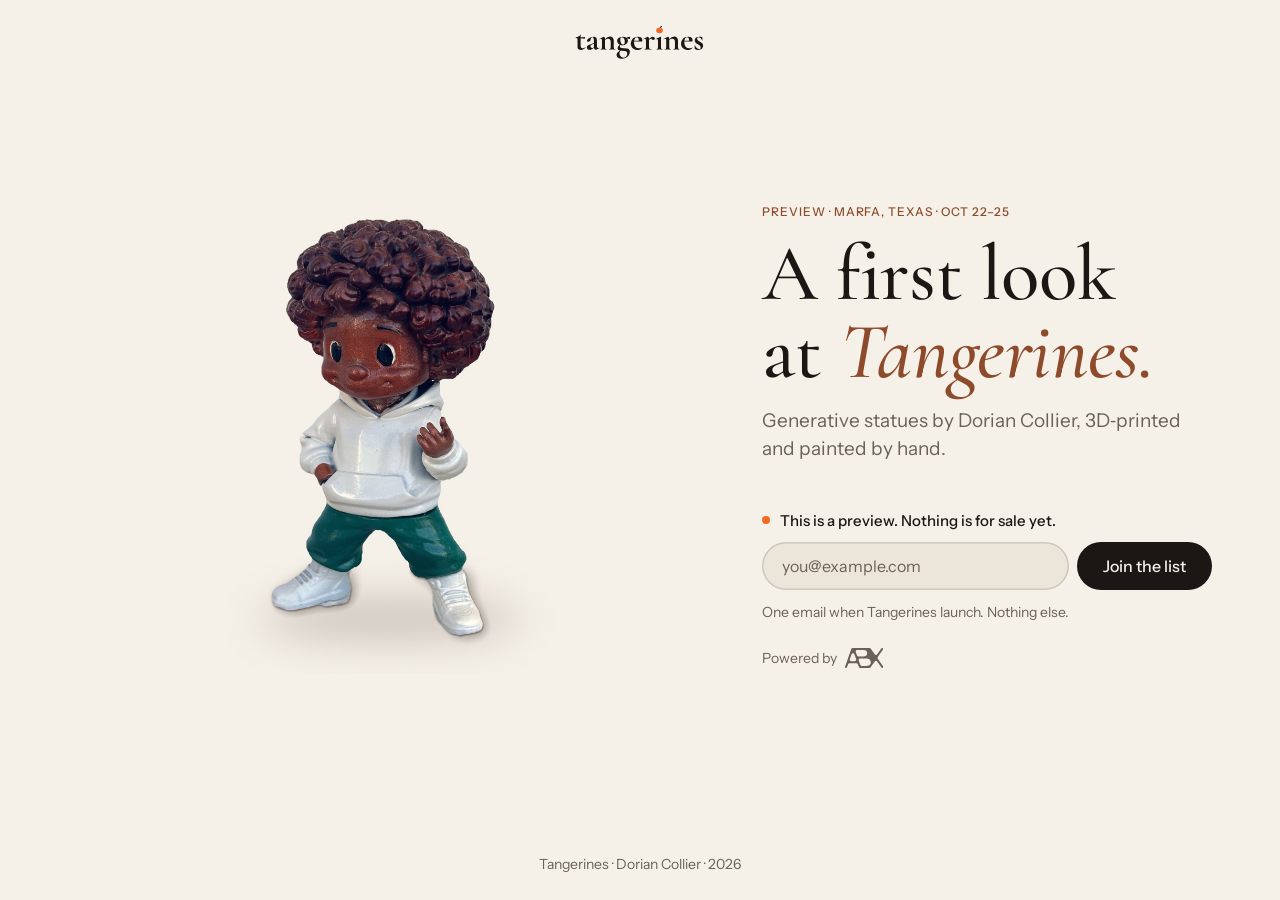
<file: marfa/index.html>
<!DOCTYPE html>
<html lang="en">
<head>
<meta charset="UTF-8">
<meta name="viewport" content="width=device-width, initial-scale=1, viewport-fit=cover">
<title>Tangerines · Marfa preview</title>
<meta name="description" content="A first look at Tangerines, generative statues by Dorian Collier, painted by hand. Preview only, nothing is for sale yet. Join the list to hear first.">
<meta name="theme-color" content="#F5F0E8" media="(prefers-color-scheme: light)">
<meta name="theme-color" content="#1C1714" media="(prefers-color-scheme: dark)">
<link rel="icon" href="assets/favicon.svg" type="image/svg+xml">
<link rel="preload" as="font" type="font/woff2" href="assets/fonts/cormorant-garamond-latin-500-normal.woff2" crossorigin>
<link rel="preload" as="image" href="images/hero-cherub-37.jpg">
<link rel="stylesheet" href="assets/tokens.css?v=2">
<link rel="stylesheet" href="assets/site.css?v=2">
<style>
  /* One screen, one action. Desktop: plate left, the ask right. Phone: plate, then the ask, form on the first screen. */
  body { min-height: 100svh; display: flex; flex-direction: column; }
  .m-top { display: flex; justify-content: center; padding: var(--s5) var(--gutter) 0; color: var(--text); }
  .m-top svg { height: 36px; width: auto; display: block; }
  .m-main { flex: 1; display: grid; grid-template-columns: minmax(0, 7fr) minmax(0, 5fr); gap: var(--s8); align-items: center; max-width: var(--page-max); width: 100%; margin: 0 auto; padding: var(--s6) var(--gutter) var(--s7); }
  .m-plate { margin: 0; }
  .m-plate .tg-plate { aspect-ratio: 4 / 3; background: #F5F0E8; }
  .m-plate img { object-position: 50% 60%; }
  .m-ask .tg-h1 { font-size: clamp(46px, 6.2vw, 83px); margin-top: var(--s4); }
  .m-ask .tg-lede { margin-top: var(--s4); font-size: 19px; }
  .m-note { display: inline-flex; align-items: center; gap: 10px; margin: var(--s7) 0 var(--s3); font: 500 15px/1.3 var(--font-body); color: var(--text); }
  .m-note::before { content: ""; width: 8px; height: 8px; border-radius: 50%; background: var(--t-tangerine); flex: none; }
  .m-ask .tg-small { margin-top: var(--s3); max-width: 460px; text-wrap: pretty; }
  .m-abx { margin-top: var(--s5); display: inline-flex; align-items: center; gap: 8px; color: var(--text-muted); font: 400 var(--fs-small)/1 var(--font-body); text-decoration: none; }
  .m-abx svg { height: 20px; width: auto; display: block; }
  .m-foot { display: flex; justify-content: center; align-items: center; gap: var(--s4); flex-wrap: wrap; text-align: center; padding: var(--s5) var(--gutter) calc(var(--s5) + env(safe-area-inset-bottom)); }

  /* The waitlist form: a plain HTML post to Kit, no third-party script. */
  .m-slot { max-width: 460px; }
  .m-form { display: flex; gap: var(--s2); }
  .m-sr { position: absolute; width: 1px; height: 1px; overflow: hidden; clip: rect(0 0 0 0); white-space: nowrap; }

  @media (max-width: 900px) {
    .m-top { padding-top: var(--s4); }
    .m-top svg { height: 31px; }
    .m-main { grid-template-columns: minmax(0, 1fr); gap: var(--s5); padding-top: var(--s4); align-items: start; }
    /* QR visitors are on phones: keep the top of the form on the first screen. */
    .m-plate .tg-plate { aspect-ratio: auto; height: 34svh; border-radius: 22px; }
    .m-ask .tg-h1 { font-size: 46px; margin-top: var(--s3); }
    .m-ask .tg-lede { font-size: 17px; margin-top: var(--s3); }
    .m-note { margin-top: var(--s5); }
    .m-slot { max-width: none; }
    .m-form { flex-direction: column; }
  }
  /* Short phones (iPhone SE and smaller): keep the button on the first screen. */
  @media (max-width: 900px) and (max-height: 700px) {
    .m-top { padding-top: var(--s3); }
    .m-plate .tg-plate { height: 26svh; }
    .m-ask .tg-h1 { font-size: 39px; }
    .m-ask .tg-lede { font-size: 16px; }
    .m-note { margin-top: var(--s4); font-size: 14px; }
  }
</style>
</head>
<body>

<header class="m-top" role="img" aria-label="Tangerines"><svg xmlns="http://www.w3.org/2000/svg" viewBox="0 -785 3973 1107" aria-hidden="true" focusable="false"><path fill="currentColor" d="M184 12Q140 12 109-9Q78-30 78-80L78-80L78-302Q78-333 67-345Q56-357 27-357L27-357Q26-357 24.5-360Q23-363 23-366L23-366Q23-370 24-372.5Q25-375 27-375L27-375Q78-377 109.5-397Q141-417 158-458L158-458Q160-462 166.5-462Q173-462 173-458L173-458L173-378Q230-379 303-387L303-387Q305-387 307.5-379.5Q310-372 310-363L310-363Q310-353 306.5-343.5Q303-334 299-335L299-335Q234-349 173-350L173-350L173-113Q173-75 192.5-57Q212-39 244-39L244-39Q284-39 322-69L322-69L324-70Q328-70 330.5-66Q333-62 330-60L330-60Q293-23 258-5.5Q223 12 184 12L184 12ZM645 6Q641 8 635 8L635 8Q619 8 604.5-8.5Q590-25 584-55L584-55L541-25Q518-8 498-0.5Q478 7 453 7L453 7Q410 7 388-12Q366-31 366-65L366-65Q366-92 379-108.5Q392-125 411.5-134.5Q431-144 466-156L466-156L491-165L581-198L581-255Q581-319 570.5-348Q560-377 535-377L535-377Q482-377 475-295L475-295Q472-265 457.5-252Q443-239 417-239L417-239Q392-239 380.5-249.5Q369-260 369-277L369-277Q369-307 404-334.5Q439-362 488.5-379Q538-396 576-396L576-396Q620-396 647.5-368.5Q675-341 675-285L675-285L675-108Q675-79 685.5-63Q696-47 715-47L715-47Q729-47 744-54L744-54L745-54Q749-54 750.5-49.5Q752-45 748-43L748-43L645 6ZM476-97Q476-73 491.5-59.5Q507-46 527-46L527-46Q543-46 560-57L560-57L582-72Q581-77 581-85L581-85L581-181L538-161Q526-156 512-149.5Q498-143 487-130Q476-117 476-97L476-97ZM1045 0Q1042 0 1042-6Q1042-12 1045-12L1045-12Q1076-12 1087-26.5Q1098-41 1098-81L1098-81L1098-225Q1098-279 1078.5-305Q1059-331 1017-331L1017-331Q993-331 967.5-321Q942-311 923-294L923-294L923-81Q923-41 934.5-26.5Q946-12 977-12L977-12Q980-12 980-6Q980 0 977 0L977 0Q951 0 936-1L936-1L876-2L817-1Q802 0 776 0L776 0Q773 0 773-6Q773-12 776-12L776-12Q807-12 818-26.5Q829-41 829-81L829-81L829-269Q829-300 821.5-314.5Q814-329 798-329L798-329Q781-329 750-315L750-315L748-315Q745-315 743.5-320Q742-325 744-326L744-326L883-394Q887-395 890-396L890-396Q901-396 911-374.5Q921-353 923-316L923-316Q993-398 1075-398L1075-398Q1129-398 1160.5-363.5Q1192-329 1192-273L1192-273L1192-81Q1192-41 1203.5-26.5Q1215-12 1246-12L1246-12Q1249-12 1249-6Q1249 0 1246 0L1246 0Q1220 0 1205-1L1205-1L1145-2L1087-1Q1071 0 1045 0L1045 0ZM1435 282Q1366 282 1322 250.5Q1278 219 1278 168L1278 168Q1278 98 1379 32L1379 32Q1307 18 1307-40L1307-40Q1307-102 1377-149L1377-149Q1339-167 1317.5-199.5Q1296-232 1296-268L1296-268Q1296-308 1322-336Q1348-364 1388.5-378.5Q1429-393 1471-393L1471-393Q1536-393 1579-361L1579-361Q1632-396 1687-396L1687-396Q1695-396 1695-368L1695-368Q1695-353 1691-336.5Q1687-320 1683-323L1683-323Q1642-340 1609-340L1609-340L1601-340Q1628-308 1628-268L1628-268Q1628-228 1602-197Q1576-166 1535.5-149.5Q1495-133 1452-133L1452-133Q1422-133 1395-142L1395-142Q1379-124 1379-99L1379-99Q1379-72 1393.5-60Q1408-48 1432-45Q1456-42 1503-41L1503-41Q1562-40 1599.5-34Q1637-28 1662.5-4.5Q1688 19 1688 67L1688 67Q1688 123 1653.5 172.5Q1619 222 1560.5 252Q1502 282 1435 282L1435 282ZM1478-151Q1500-151 1515-173Q1530-195 1530-240L1530-240Q1530-283 1516-313.5Q1502-344 1480.5-359Q1459-374 1438-374L1438-374Q1393-374 1393-298L1393-298Q1393-256 1405-222.5Q1417-189 1436.5-170Q1456-151 1478-151L1478-151ZM1368 116Q1368 180 1405.5 215Q1443 250 1495 250L1495 250Q1546 250 1576 218Q1606 186 1606 131L1606 131Q1606 88 1587.5 68.5Q1569 49 1539.5 44.5Q1510 40 1454 39L1454 39Q1441 38 1428 37.5Q1415 37 1402 36L1402 36Q1368 61 1368 116L1368 116ZM1917 12Q1854 12 1808-14.5Q1762-41 1738-85.5Q1714-130 1714-182L1714-182Q1714-240 1743-289Q1772-338 1823.5-366.5Q1875-395 1940-395L1940-395Q2002-395 2036-367Q2070-339 2070-280L2070-280Q2070-249 2059-249L2059-249L1816-248Q1815-240 1815-225L1815-225Q1815-137 1855.5-87Q1896-37 1972-37L1972-37Q1999-37 2018-43.5Q2037-50 2068-65L2068-65L2070-66Q2072-66 2074.5-62Q2077-58 2075-56L2075-56Q2038-20 2000-4Q1962 12 1917 12L1917 12ZM1818-268L1963-270Q1961-375 1902-375L1902-375Q1869-375 1847-346.5Q1825-318 1818-268L1818-268ZM2129 0Q2126 0 2126-6Q2126-12 2129-12L2129-12Q2160-12 2171-26.5Q2182-41 2182-81L2182-81L2182-269Q2182-300 2174.5-314.5Q2167-329 2151-329L2151-329Q2134-329 2103-315L2103-315L2101-315Q2098-315 2096.5-320Q2095-325 2097-326L2097-326L2236-394Q2240-395 2243-396L2243-396Q2254-396 2263.5-375.5Q2273-355 2275-320L2275-320Q2315-362 2342-379Q2369-396 2389-396L2389-396Q2412-396 2433.5-379.5Q2455-363 2455-340L2455-340Q2455-319 2442-305.5Q2429-292 2408-292L2408-292Q2393-292 2383.5-298Q2374-304 2364-316L2364-316Q2355-326 2348.5-330.5Q2342-335 2333-335L2333-335Q2323-335 2311-327Q2299-319 2276-296L2276-296L2276-81Q2276-41 2295-26.5Q2314-12 2365-12L2365-12Q2369-12 2369-6Q2369 0 2365 0L2365 0Q2330 0 2310-1L2310-1L2229-2L2170-1Q2155 0 2129 0L2129 0ZM2498 0Q2495 0 2495-6Q2495-12 2498-12L2498-12Q2529-12 2540-26.5Q2551-41 2551-81L2551-81L2551-260Q2551-294 2544-309Q2537-324 2521-324L2521-324Q2508-324 2484-313L2484-313L2483-313Q2479-313 2477-318.5Q2475-324 2478-325L2478-325L2629-395L2632-396Q2637-396 2642-391Q2647-386 2647-382L2647-382L2647-360Q2645-320 2645-262L2645-262L2645-81Q2645-41 2656.5-26.5Q2668-12 2699-12L2699-12Q2702-12 2702-6Q2702 0 2699 0L2699 0Q2673 0 2658-1L2658-1L2598-2L2539-1Q2524 0 2498 0L2498 0ZM3020 0Q3017 0 3017-6Q3017-12 3020-12L3020-12Q3051-12 3062-26.5Q3073-41 3073-81L3073-81L3073-225Q3073-279 3053.5-305Q3034-331 2992-331L2992-331Q2968-331 2942.5-321Q2917-311 2898-294L2898-294L2898-81Q2898-41 2909.5-26.5Q2921-12 2952-12L2952-12Q2955-12 2955-6Q2955 0 2952 0L2952 0Q2926 0 2911-1L2911-1L2851-2L2792-1Q2777 0 2751 0L2751 0Q2748 0 2748-6Q2748-12 2751-12L2751-12Q2782-12 2793-26.5Q2804-41 2804-81L2804-81L2804-269Q2804-300 2796.5-314.5Q2789-329 2773-329L2773-329Q2756-329 2725-315L2725-315L2723-315Q2720-315 2718.5-320Q2717-325 2719-326L2719-326L2858-394Q2862-395 2865-396L2865-396Q2876-396 2886-374.5Q2896-353 2898-316L2898-316Q2968-398 3050-398L3050-398Q3104-398 3135.5-363.5Q3167-329 3167-273L3167-273L3167-81Q3167-41 3178.5-26.5Q3190-12 3221-12L3221-12Q3224-12 3224-6Q3224 0 3221 0L3221 0Q3195 0 3180-1L3180-1L3120-2L3062-1Q3046 0 3020 0L3020 0ZM3463 12Q3400 12 3354-14.5Q3308-41 3284-85.5Q3260-130 3260-182L3260-182Q3260-240 3289-289Q3318-338 3369.5-366.5Q3421-395 3486-395L3486-395Q3548-395 3582-367Q3616-339 3616-280L3616-280Q3616-249 3605-249L3605-249L3362-248Q3361-240 3361-225L3361-225Q3361-137 3401.5-87Q3442-37 3518-37L3518-37Q3545-37 3564-43.5Q3583-50 3614-65L3614-65L3616-66Q3618-66 3620.5-62Q3623-58 3621-56L3621-56Q3584-20 3546-4Q3508 12 3463 12L3463 12ZM3364-268L3509-270Q3507-375 3448-375L3448-375Q3415-375 3393-346.5Q3371-318 3364-268L3364-268ZM3754-338Q3754-309 3774.5-288Q3795-267 3834-244L3834-244Q3872-222 3890.5-209.5Q3909-197 3924-174.5Q3939-152 3939-120L3939-120Q3939-86 3922-56Q3905-26 3871-7.5Q3837 11 3790 11L3790 11Q3735 11 3686-16L3686-16Q3680-22 3680-28L3680-28L3678-127Q3678-130 3683.5-130.5Q3689-131 3690-129L3690-129Q3706-79 3743-44Q3780-9 3818-9L3818-9Q3839-9 3851.5-22Q3864-35 3864-60L3864-60Q3864-97 3843-118.5Q3822-140 3781-163L3781-163Q3746-182 3728-194Q3710-206 3696-228Q3682-250 3682-282L3682-282Q3682-341 3724-368.5Q3766-396 3827-396L3827-396Q3850-396 3868.5-393Q3887-390 3910-381L3910-381Q3919-378 3919-370L3919-370Q3919-345 3918-331L3918-331L3917-281Q3917-278 3911-278Q3905-278 3905-281L3905-281Q3905-300 3889-322.5Q3873-345 3847.5-361Q3822-377 3795-377L3795-377Q3754-377 3754-338L3754-338Z"/><path fill="#F26A21" d="M2599.1 -662.1 Q2600.4 -669.5 2614.8 -670.0 C2662.1 -670.0 2704.1 -630.6 2704.1 -583.4 C2704.1 -533.5 2656.8 -496.8 2599.1 -496.8 C2541.3 -496.8 2494.1 -533.5 2494.1 -583.4 C2494.1 -630.6 2536.1 -670.0 2583.3 -670.0 Q2597.8 -669.5 2599.1 -662.1Z"/><path style="fill:var(--mark-leaf, currentColor)" d="M2600.4 -664.8 C2607.0 -698.9 2638.5 -722.5 2680.5 -725.1 C2675.2 -691.0 2646.3 -664.8 2600.4 -664.8Z"/></svg></header>

<main class="m-main">
  <figure class="m-plate">
    <div class="tg-plate">
      <img src="images/hero-cherub-37.jpg"
           width="1200" height="1200"
           alt="The Cherub, a Tangerines statue painted by hand: a curly-haired kid in a white hoodie and green joggers, glossy copper paint on the skin and hair.">
    </div>
  </figure>

  <div class="m-ask">
    <p class="tg-label">Preview · Marfa, Texas · Oct 22–25</p>
    <h1 class="tg-h1">A first look at <em>Tangerines.</em></h1>
    <p class="tg-lede">Generative statues by Dorian Collier, 3D&#8209;printed and painted by hand.</p>

    <p class="m-note">This is a preview. Nothing is for sale yet.</p>
    <form class="m-slot m-form" id="waitlist" action="https://app.kit.com/forms/10078879/subscriptions" method="post">
      <label class="m-sr" for="wl-email">Email</label>
      <input class="tg-input" id="wl-email" name="email_address" type="email" autocomplete="email" inputmode="email" placeholder="you@example.com" required>
      <input type="hidden" name="fields[src]" value="">
      <button class="tg-btn" type="submit">Join the list</button>
    </form>
    <p class="tg-small">One email when Tangerines launch. Nothing else.</p>
    <a class="m-abx" href="https://abx.io" rel="noopener" aria-label="Powered by ABX"><span aria-hidden="true">Powered by</span><svg viewBox="0 0 92 48" aria-hidden="true" focusable="false"><path fill="currentColor" fill-rule="evenodd" d="M58.5614 48C59.7594 48 60.8789 47.4153 61.5477 46.4403L71.3274 32.1819C72.7527 30.1038 75.8699 30.102 77.2977 32.1786L87.4347 46.9217C87.8982 47.5959 88.6731 48 89.5021 48C91.5066 48 92.6918 45.798 91.5612 44.1746L78.688 25.6918C77.8515 24.4908 77.8517 22.9094 78.6886 21.7085L91.1383 3.84458C92.2751 2.21338 91.0842 0 89.0696 0C88.235 0 87.4551 0.407641 86.9896 1.08721L77.2976 15.2379C75.8715 17.3201 72.7485 17.3201 71.3224 15.2379L61.9553 1.56161C61.2868 0.585518 60.1666 0 58.9677 0L18.4373 0C16.9013 0 15.5345 0.956067 15.0343 2.38046L0.135991 44.8037C-0.413816 46.3692 0.772022 48 2.46027 48C3.50924 48 4.44265 47.3472 4.78442 46.3745L7.46461 38.7466C7.96499 37.3225 9.33159 36.3667 10.8674 36.3667H27.4795C29.0127 36.3667 30.3776 37.3193 30.88 38.74L33.3152 45.6267C33.8176 47.0474 35.1825 48 36.7157 48H58.5614ZM36.8677 40.9195C37.3679 42.3439 38.7347 43.3 40.2707 43.3H51.3577C53.3515 43.3 55.1414 42.9556 56.7274 42.2667C56.8796 42.1984 57.0286 42.1275 57.1746 42.054C58.5494 41.361 59.6465 40.4319 60.4658 39.2667C61.1198 38.3592 61.5436 37.3196 61.7372 36.1478C61.8186 35.6552 61.8592 35.1393 61.8592 34.6C61.8592 32.8222 61.4401 31.2222 60.6018 29.8C59.7635 28.3778 58.6193 27.2444 57.1692 26.4C55.7418 25.5333 54.1105 25.1 52.2753 25.1H36.3586C33.8868 25.1 32.1506 27.4876 32.9556 29.7797L36.8677 40.9195ZM28.849 18.0862C29.3493 19.5106 30.716 20.4667 32.252 20.4667H44.639C46.2024 20.4667 47.6298 20.1222 48.9212 19.4333C50.2127 18.7222 51.2322 17.7556 51.9799 16.5333C52.7503 15.3111 53.1354 13.9 53.1354 12.3C53.1354 11.1174 52.9165 10.0498 52.4786 9.09705C52.0772 8.22367 51.4918 7.44688 50.7225 6.76666C50.4785 6.54792 50.2241 6.346 49.9593 6.1609C48.5022 5.14252 46.7288 4.63333 44.639 4.63333H29.171C26.6993 4.63333 24.9631 7.02091 25.768 9.31306L28.849 18.0862ZM23.3563 31.7667C25.8312 31.7667 27.5677 29.3733 26.7567 27.0798L22.5473 15.1762C21.4272 12.0084 16.858 12.0129 15.7442 15.1828L11.5616 27.0864C10.7562 29.3786 12.4924 31.7667 14.9644 31.7667H23.3563Z"/></svg></a>
  </div>
</main>

<footer class="m-foot"><span class="tg-small">Tangerines · Dorian Collier · 2026</span></footer>

<script>
  // The QR opens /marfa/?s=qr: copy the source into the hidden "src" field.
  (function () {
    var src = new URLSearchParams(location.search).get('s');
    if (!src) return;
    var el = document.querySelector('#waitlist input[name="fields[src]"]');
    if (el) el.value = src;
  })();
</script>

</body>
</html>
</file>
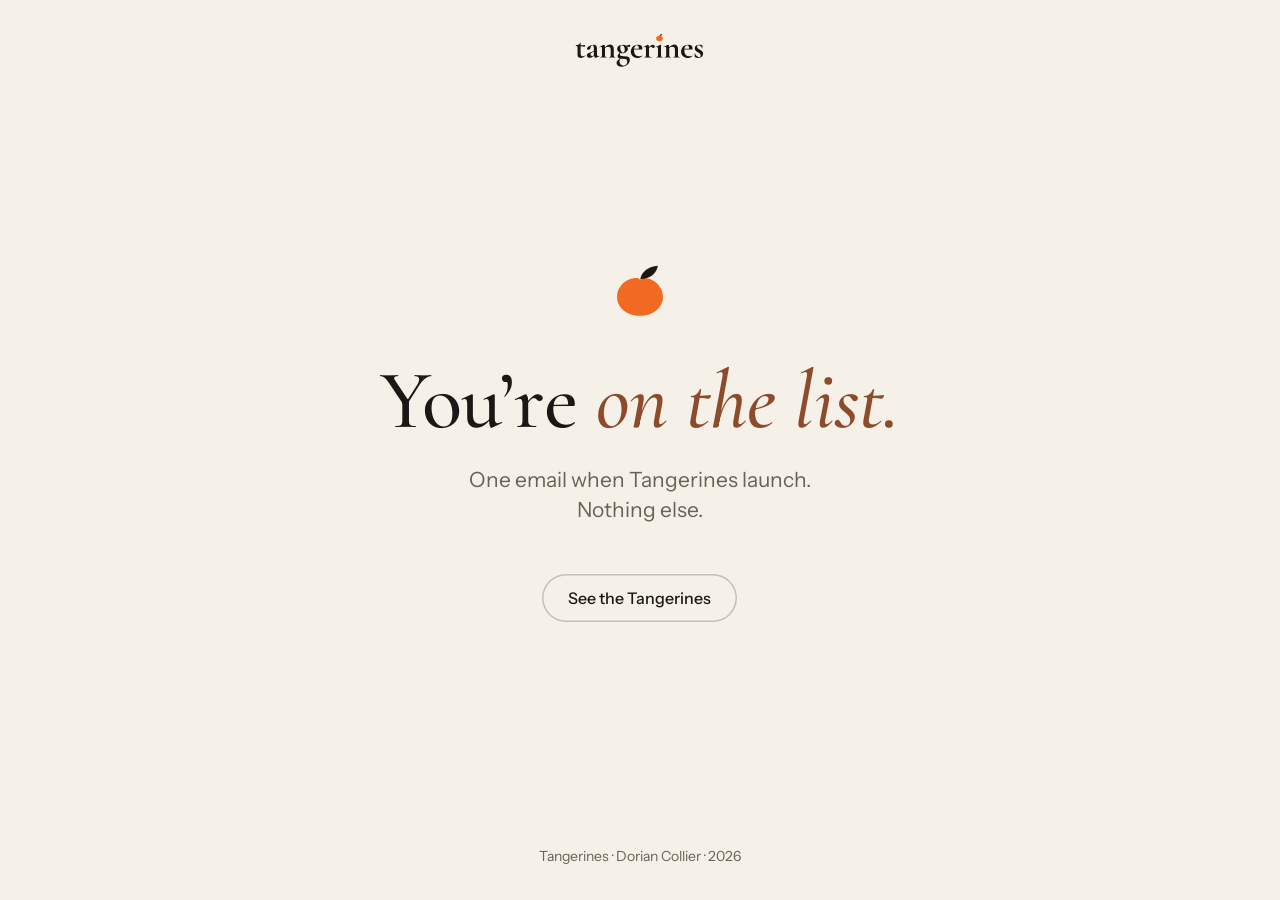
<file: marfa/thanks/index.html>
<!DOCTYPE html>
<html lang="en">
<head>
<meta charset="UTF-8">
<meta name="viewport" content="width=device-width, initial-scale=1, viewport-fit=cover">
<title>You’re on the list · Tangerines</title>
<meta name="robots" content="noindex">
<meta name="theme-color" content="#F5F0E8" media="(prefers-color-scheme: light)">
<meta name="theme-color" content="#1C1714" media="(prefers-color-scheme: dark)">
<link rel="icon" href="../assets/favicon.svg" type="image/svg+xml">
<link rel="stylesheet" href="../assets/tokens.css?v=2">
<link rel="stylesheet" href="../assets/site.css?v=2">
<style>
  /* Where the waitlist form sends people after they sign up. */
  body { min-height: 100svh; display: grid; grid-template-rows: auto 1fr auto; }
  .k-top { display: flex; justify-content: center; padding: var(--s6) var(--gutter) 0; color: var(--text); }
  .k-top svg { height: 36px; width: auto; display: block; }
  .k-main { display: grid; place-items: center; text-align: center; padding: var(--s7) var(--gutter); }
  .k-mark { width: 72px; margin: 0 auto var(--s6); }
  .k-mark svg { display: block; width: 100%; height: auto; }
  .k-main .tg-h1 { font-size: clamp(46px, 6.9vw, 83px); }
  .k-main .tg-lede { margin: var(--s5) auto 0; max-width: 32ch; }
  .k-main .tg-btn { margin-top: var(--s7); }
  .k-foot { padding: var(--s6) var(--gutter) calc(var(--s6) + env(safe-area-inset-bottom)); text-align: center; }
  /* The one motion: the mark settles in, so the page reads as "that worked". */
  @media (prefers-reduced-motion: no-preference) {
    .k-mark { animation: k-in 360ms var(--ease-out) both; }
    @keyframes k-in { from { opacity: 0; transform: translateY(6px) scale(.96); } }
  }
</style>
</head>
<body>

<header class="k-top" role="img" aria-label="Tangerines"><svg xmlns="http://www.w3.org/2000/svg" viewBox="0 -785 3973 1107" aria-hidden="true" focusable="false"><path fill="currentColor" d="M184 12Q140 12 109-9Q78-30 78-80L78-80L78-302Q78-333 67-345Q56-357 27-357L27-357Q26-357 24.5-360Q23-363 23-366L23-366Q23-370 24-372.5Q25-375 27-375L27-375Q78-377 109.5-397Q141-417 158-458L158-458Q160-462 166.5-462Q173-462 173-458L173-458L173-378Q230-379 303-387L303-387Q305-387 307.5-379.5Q310-372 310-363L310-363Q310-353 306.5-343.5Q303-334 299-335L299-335Q234-349 173-350L173-350L173-113Q173-75 192.5-57Q212-39 244-39L244-39Q284-39 322-69L322-69L324-70Q328-70 330.5-66Q333-62 330-60L330-60Q293-23 258-5.5Q223 12 184 12L184 12ZM645 6Q641 8 635 8L635 8Q619 8 604.5-8.5Q590-25 584-55L584-55L541-25Q518-8 498-0.5Q478 7 453 7L453 7Q410 7 388-12Q366-31 366-65L366-65Q366-92 379-108.5Q392-125 411.5-134.5Q431-144 466-156L466-156L491-165L581-198L581-255Q581-319 570.5-348Q560-377 535-377L535-377Q482-377 475-295L475-295Q472-265 457.5-252Q443-239 417-239L417-239Q392-239 380.5-249.5Q369-260 369-277L369-277Q369-307 404-334.5Q439-362 488.5-379Q538-396 576-396L576-396Q620-396 647.5-368.5Q675-341 675-285L675-285L675-108Q675-79 685.5-63Q696-47 715-47L715-47Q729-47 744-54L744-54L745-54Q749-54 750.5-49.5Q752-45 748-43L748-43L645 6ZM476-97Q476-73 491.5-59.5Q507-46 527-46L527-46Q543-46 560-57L560-57L582-72Q581-77 581-85L581-85L581-181L538-161Q526-156 512-149.5Q498-143 487-130Q476-117 476-97L476-97ZM1045 0Q1042 0 1042-6Q1042-12 1045-12L1045-12Q1076-12 1087-26.5Q1098-41 1098-81L1098-81L1098-225Q1098-279 1078.5-305Q1059-331 1017-331L1017-331Q993-331 967.5-321Q942-311 923-294L923-294L923-81Q923-41 934.5-26.5Q946-12 977-12L977-12Q980-12 980-6Q980 0 977 0L977 0Q951 0 936-1L936-1L876-2L817-1Q802 0 776 0L776 0Q773 0 773-6Q773-12 776-12L776-12Q807-12 818-26.5Q829-41 829-81L829-81L829-269Q829-300 821.5-314.5Q814-329 798-329L798-329Q781-329 750-315L750-315L748-315Q745-315 743.5-320Q742-325 744-326L744-326L883-394Q887-395 890-396L890-396Q901-396 911-374.5Q921-353 923-316L923-316Q993-398 1075-398L1075-398Q1129-398 1160.5-363.5Q1192-329 1192-273L1192-273L1192-81Q1192-41 1203.5-26.5Q1215-12 1246-12L1246-12Q1249-12 1249-6Q1249 0 1246 0L1246 0Q1220 0 1205-1L1205-1L1145-2L1087-1Q1071 0 1045 0L1045 0ZM1435 282Q1366 282 1322 250.5Q1278 219 1278 168L1278 168Q1278 98 1379 32L1379 32Q1307 18 1307-40L1307-40Q1307-102 1377-149L1377-149Q1339-167 1317.5-199.5Q1296-232 1296-268L1296-268Q1296-308 1322-336Q1348-364 1388.5-378.5Q1429-393 1471-393L1471-393Q1536-393 1579-361L1579-361Q1632-396 1687-396L1687-396Q1695-396 1695-368L1695-368Q1695-353 1691-336.5Q1687-320 1683-323L1683-323Q1642-340 1609-340L1609-340L1601-340Q1628-308 1628-268L1628-268Q1628-228 1602-197Q1576-166 1535.5-149.5Q1495-133 1452-133L1452-133Q1422-133 1395-142L1395-142Q1379-124 1379-99L1379-99Q1379-72 1393.5-60Q1408-48 1432-45Q1456-42 1503-41L1503-41Q1562-40 1599.5-34Q1637-28 1662.5-4.5Q1688 19 1688 67L1688 67Q1688 123 1653.5 172.5Q1619 222 1560.5 252Q1502 282 1435 282L1435 282ZM1478-151Q1500-151 1515-173Q1530-195 1530-240L1530-240Q1530-283 1516-313.5Q1502-344 1480.5-359Q1459-374 1438-374L1438-374Q1393-374 1393-298L1393-298Q1393-256 1405-222.5Q1417-189 1436.5-170Q1456-151 1478-151L1478-151ZM1368 116Q1368 180 1405.5 215Q1443 250 1495 250L1495 250Q1546 250 1576 218Q1606 186 1606 131L1606 131Q1606 88 1587.5 68.5Q1569 49 1539.5 44.5Q1510 40 1454 39L1454 39Q1441 38 1428 37.5Q1415 37 1402 36L1402 36Q1368 61 1368 116L1368 116ZM1917 12Q1854 12 1808-14.5Q1762-41 1738-85.5Q1714-130 1714-182L1714-182Q1714-240 1743-289Q1772-338 1823.5-366.5Q1875-395 1940-395L1940-395Q2002-395 2036-367Q2070-339 2070-280L2070-280Q2070-249 2059-249L2059-249L1816-248Q1815-240 1815-225L1815-225Q1815-137 1855.5-87Q1896-37 1972-37L1972-37Q1999-37 2018-43.5Q2037-50 2068-65L2068-65L2070-66Q2072-66 2074.5-62Q2077-58 2075-56L2075-56Q2038-20 2000-4Q1962 12 1917 12L1917 12ZM1818-268L1963-270Q1961-375 1902-375L1902-375Q1869-375 1847-346.5Q1825-318 1818-268L1818-268ZM2129 0Q2126 0 2126-6Q2126-12 2129-12L2129-12Q2160-12 2171-26.5Q2182-41 2182-81L2182-81L2182-269Q2182-300 2174.5-314.5Q2167-329 2151-329L2151-329Q2134-329 2103-315L2103-315L2101-315Q2098-315 2096.5-320Q2095-325 2097-326L2097-326L2236-394Q2240-395 2243-396L2243-396Q2254-396 2263.5-375.5Q2273-355 2275-320L2275-320Q2315-362 2342-379Q2369-396 2389-396L2389-396Q2412-396 2433.5-379.5Q2455-363 2455-340L2455-340Q2455-319 2442-305.5Q2429-292 2408-292L2408-292Q2393-292 2383.5-298Q2374-304 2364-316L2364-316Q2355-326 2348.5-330.5Q2342-335 2333-335L2333-335Q2323-335 2311-327Q2299-319 2276-296L2276-296L2276-81Q2276-41 2295-26.5Q2314-12 2365-12L2365-12Q2369-12 2369-6Q2369 0 2365 0L2365 0Q2330 0 2310-1L2310-1L2229-2L2170-1Q2155 0 2129 0L2129 0ZM2498 0Q2495 0 2495-6Q2495-12 2498-12L2498-12Q2529-12 2540-26.5Q2551-41 2551-81L2551-81L2551-260Q2551-294 2544-309Q2537-324 2521-324L2521-324Q2508-324 2484-313L2484-313L2483-313Q2479-313 2477-318.5Q2475-324 2478-325L2478-325L2629-395L2632-396Q2637-396 2642-391Q2647-386 2647-382L2647-382L2647-360Q2645-320 2645-262L2645-262L2645-81Q2645-41 2656.5-26.5Q2668-12 2699-12L2699-12Q2702-12 2702-6Q2702 0 2699 0L2699 0Q2673 0 2658-1L2658-1L2598-2L2539-1Q2524 0 2498 0L2498 0ZM3020 0Q3017 0 3017-6Q3017-12 3020-12L3020-12Q3051-12 3062-26.5Q3073-41 3073-81L3073-81L3073-225Q3073-279 3053.5-305Q3034-331 2992-331L2992-331Q2968-331 2942.5-321Q2917-311 2898-294L2898-294L2898-81Q2898-41 2909.5-26.5Q2921-12 2952-12L2952-12Q2955-12 2955-6Q2955 0 2952 0L2952 0Q2926 0 2911-1L2911-1L2851-2L2792-1Q2777 0 2751 0L2751 0Q2748 0 2748-6Q2748-12 2751-12L2751-12Q2782-12 2793-26.5Q2804-41 2804-81L2804-81L2804-269Q2804-300 2796.5-314.5Q2789-329 2773-329L2773-329Q2756-329 2725-315L2725-315L2723-315Q2720-315 2718.5-320Q2717-325 2719-326L2719-326L2858-394Q2862-395 2865-396L2865-396Q2876-396 2886-374.5Q2896-353 2898-316L2898-316Q2968-398 3050-398L3050-398Q3104-398 3135.5-363.5Q3167-329 3167-273L3167-273L3167-81Q3167-41 3178.5-26.5Q3190-12 3221-12L3221-12Q3224-12 3224-6Q3224 0 3221 0L3221 0Q3195 0 3180-1L3180-1L3120-2L3062-1Q3046 0 3020 0L3020 0ZM3463 12Q3400 12 3354-14.5Q3308-41 3284-85.5Q3260-130 3260-182L3260-182Q3260-240 3289-289Q3318-338 3369.5-366.5Q3421-395 3486-395L3486-395Q3548-395 3582-367Q3616-339 3616-280L3616-280Q3616-249 3605-249L3605-249L3362-248Q3361-240 3361-225L3361-225Q3361-137 3401.5-87Q3442-37 3518-37L3518-37Q3545-37 3564-43.5Q3583-50 3614-65L3614-65L3616-66Q3618-66 3620.5-62Q3623-58 3621-56L3621-56Q3584-20 3546-4Q3508 12 3463 12L3463 12ZM3364-268L3509-270Q3507-375 3448-375L3448-375Q3415-375 3393-346.5Q3371-318 3364-268L3364-268ZM3754-338Q3754-309 3774.5-288Q3795-267 3834-244L3834-244Q3872-222 3890.5-209.5Q3909-197 3924-174.5Q3939-152 3939-120L3939-120Q3939-86 3922-56Q3905-26 3871-7.5Q3837 11 3790 11L3790 11Q3735 11 3686-16L3686-16Q3680-22 3680-28L3680-28L3678-127Q3678-130 3683.5-130.5Q3689-131 3690-129L3690-129Q3706-79 3743-44Q3780-9 3818-9L3818-9Q3839-9 3851.5-22Q3864-35 3864-60L3864-60Q3864-97 3843-118.5Q3822-140 3781-163L3781-163Q3746-182 3728-194Q3710-206 3696-228Q3682-250 3682-282L3682-282Q3682-341 3724-368.5Q3766-396 3827-396L3827-396Q3850-396 3868.5-393Q3887-390 3910-381L3910-381Q3919-378 3919-370L3919-370Q3919-345 3918-331L3918-331L3917-281Q3917-278 3911-278Q3905-278 3905-281L3905-281Q3905-300 3889-322.5Q3873-345 3847.5-361Q3822-377 3795-377L3795-377Q3754-377 3754-338L3754-338Z"/><path fill="#F26A21" d="M2599.1 -662.1 Q2600.4 -669.5 2614.8 -670.0 C2662.1 -670.0 2704.1 -630.6 2704.1 -583.4 C2704.1 -533.5 2656.8 -496.8 2599.1 -496.8 C2541.3 -496.8 2494.1 -533.5 2494.1 -583.4 C2494.1 -630.6 2536.1 -670.0 2583.3 -670.0 Q2597.8 -669.5 2599.1 -662.1Z"/><path style="fill:var(--mark-leaf, currentColor)" d="M2600.4 -664.8 C2607.0 -698.9 2638.5 -722.5 2680.5 -725.1 C2675.2 -691.0 2646.3 -664.8 2600.4 -664.8Z"/></svg></header>

<main class="k-main">
  <div>
    <div class="k-mark"><svg xmlns="http://www.w3.org/2000/svg" viewBox="-50 -50 100 100" aria-hidden="true" focusable="false"><g transform="translate(0 6)"><path fill="#F26A21" d="M0.0 -23.1 Q0.4 -25.4 4.8 -25.5 C19.2 -25.5 31.9 -13.6 31.9 0.8 C31.9 16.0 17.6 27.1 0.0 27.1 C-17.6 27.1 -31.9 16.0 -31.9 0.8 C-31.9 -13.6 -19.2 -25.5 -4.8 -25.5 Q-0.4 -25.4 0.0 -23.1Z"/><path style="fill:var(--mark-leaf, currentColor)" d="M0.4 -23.9 C2.4 -34.3 12.0 -41.5 24.7 -42.3 C23.1 -31.9 14.4 -23.9 0.4 -23.9Z"/></g></svg></div>
    <h1 class="tg-h1">You’re <em>on the list.</em></h1>
    <p class="tg-lede">One email when Tangerines launch. Nothing else.</p>
    <a class="tg-btn tg-btn--quiet" href="../">See the Tangerines</a>
  </div>
</main>

<footer class="k-foot"><span class="tg-small">Tangerines · Dorian Collier · 2026</span></footer>

</body>
</html>
</file>
<file: marfa/assets/tokens.css>
/* Tangerines brand tokens, v0.1. Light is the default ("porcelain"); dark ("vitrine") follows the system,
   or force it with <html data-theme="dark">. Every text pair here is AA or better. */

@font-face { font-family: "Cormorant Garamond"; src: url(fonts/cormorant-garamond-latin-500-normal.woff2) format("woff2"); font-weight: 500; font-style: normal; font-display: swap; }
@font-face { font-family: "Cormorant Garamond"; src: url(fonts/cormorant-garamond-latin-500-italic.woff2) format("woff2"); font-weight: 500; font-style: italic; font-display: swap; }
@font-face { font-family: "Cormorant Garamond"; src: url(fonts/cormorant-garamond-latin-600-normal.woff2) format("woff2"); font-weight: 600; font-style: normal; font-display: swap; }
@font-face { font-family: "Cormorant Garamond"; src: url(fonts/cormorant-garamond-latin-600-italic.woff2) format("woff2"); font-weight: 600; font-style: italic; font-display: swap; }
@font-face { font-family: "Instrument Sans"; src: url(fonts/instrument-sans-latin-400-normal.woff2) format("woff2"); font-weight: 400; font-display: swap; }
@font-face { font-family: "Instrument Sans"; src: url(fonts/instrument-sans-latin-500-normal.woff2) format("woff2"); font-weight: 500; font-display: swap; }

:root {
  /* raw palette */
  --t-porcelain: #F5F0E8;   /* the clothes: page, light */
  --t-bisque:    #ECE5DA;   /* tint surface on porcelain */
  --t-ink:       #1C1714;   /* warm near-black: text, dark page */
  --t-char:      #241E1A;   /* tint surface on ink */
  --t-copper-deep:  #8E4B2B; /* copper as text on light (5.8:1) */
  --t-copper-light: #E09A6F; /* copper as text on dark (8.0:1) */
  --t-tangerine: #F26A21;   /* the fruit. Logo mark + one highlight per view. Never text on light. */

  /* roles, light */
  --bg: var(--t-porcelain);
  --surface: var(--t-bisque);
  --text: var(--t-ink);
  --text-muted: #6B6158;    /* 5.3:1 on porcelain */
  --accent: var(--t-copper-deep);
  --mark-leaf: var(--t-ink);
  --btn-bg: var(--t-ink);
  --btn-text: var(--t-porcelain);
  --focus: var(--t-copper-deep);
  --vitrine: #1F1A17;       /* dark band the metal twins sit on, in both themes */
  --vitrine-text: #F2ECE3;
  --vitrine-muted: #B3A79C;

  /* type */
  --font-display: "Cormorant Garamond", Georgia, serif;
  --font-body: "Instrument Sans", -apple-system, BlinkMacSystemFont, "Helvetica Neue", sans-serif;
  --display-axes: normal;
  --fs-label: 12px; --fs-small: 14px; --fs-body: 17px; --fs-lede: 21px;
  --fs-h3: 22px; --fs-h2: clamp(37px, 5.1vw, 60px); --fs-h1: clamp(50px, 8vw, 106px);

  /* space (4px base) */
  --s1: 4px; --s2: 8px; --s3: 12px; --s4: 16px; --s5: 24px; --s6: 32px; --s7: 48px; --s8: 64px; --s9: 96px; --s10: 136px;
  --page-max: 1240px; --gutter: clamp(20px, 4vw, 48px);

  /* shape */
  --r-control: 999px;  /* buttons and inputs are pills: round like the figures */
  --r-card: 16px;
  --r-plate: 28px;     /* image plates */

  /* motion */
  --ease-out: cubic-bezier(.2, .8, .2, 1);
  --ease-in: cubic-bezier(.4, 0, 1, 1);
  --t-fast: 150ms; --t-normal: 200ms; --t-slow: 300ms;

  color-scheme: light dark;
}

@media (prefers-color-scheme: dark) {
  :root:not([data-theme="light"]) {
    --bg: var(--t-ink); --surface: var(--t-char); --text: #F2ECE3; --text-muted: #B3A79C;
    --accent: var(--t-copper-light); --mark-leaf: #F2ECE3; --btn-bg: #F2ECE3; --btn-text: var(--t-ink);
    --focus: var(--t-copper-light); --vitrine: #141110;
  }
}
:root[data-theme="dark"] {
  --bg: var(--t-ink); --surface: var(--t-char); --text: #F2ECE3; --text-muted: #B3A79C;
  --accent: var(--t-copper-light); --mark-leaf: #F2ECE3; --btn-bg: #F2ECE3; --btn-text: var(--t-ink);
  --focus: var(--t-copper-light); --vitrine: #141110;
}

/* Phone reading floor for labels (v1.0.1). */
@media (max-width: 600px) { :root { --fs-label: 13px; } }
</file>
<file: marfa/assets/site.css>
/* Tangerines site mockup styles. Prefixed tg- so nothing collides when ported. */
*, *::before, *::after { box-sizing: border-box; }
html { -webkit-text-size-adjust: 100%; }
body { margin: 0; background: var(--bg); color: var(--text); font: 400 var(--fs-body)/1.55 var(--font-body); -webkit-font-smoothing: antialiased; text-rendering: optimizeLegibility; }
img, video { display: block; max-width: 100%; }
a { color: inherit; }
:focus-visible { outline: 2px solid var(--focus); outline-offset: 3px; }

.tg-wrap { max-width: var(--page-max); margin: 0 auto; padding: 0 var(--gutter); }

/* type */
.tg-display, .tg-h1, .tg-h2 { font-family: var(--font-display); font-variation-settings: var(--display-axes); font-weight: 500; letter-spacing: -0.005em; line-height: 1.02; margin: 0; text-wrap: balance; }
.tg-h1 { font-size: var(--fs-h1); line-height: .98; }
.tg-h2 { font-size: var(--fs-h2); }
.tg-h3 { font: 500 var(--fs-h3)/1.2 var(--font-body); letter-spacing: -0.01em; margin: 0; text-wrap: balance; }
.tg-h1 em, .tg-h2 em, .tg-h3 em { font-style: italic; color: var(--accent); font-weight: 500; }
.tg-lede { font-size: var(--fs-lede); line-height: 1.45; color: var(--text-muted); margin: 0; text-wrap: pretty; max-width: 34ch; }
.tg-body { color: var(--text-muted); margin: 0; text-wrap: pretty; max-width: 58ch; }
.tg-label { font: 500 var(--fs-label)/1.3 var(--font-body); letter-spacing: .08em; text-transform: uppercase; color: var(--accent); margin: 0; }
.tg-small { font-size: var(--fs-small); color: var(--text-muted); margin: 0; }
.tg-num { font-variant-numeric: tabular-nums; }

/* header */
.tg-header { position: sticky; top: 0; z-index: 10; background: color-mix(in srgb, var(--bg) 86%, transparent); backdrop-filter: saturate(1.4) blur(14px); -webkit-backdrop-filter: saturate(1.4) blur(14px); }
.tg-header .tg-wrap { display: flex; align-items: center; gap: var(--s6); height: 72px; }
.tg-logo { display: block; color: var(--text); text-decoration: none; }
.tg-logo svg { display: block; height: 34px; width: auto; }
.tg-nav { display: flex; gap: var(--s5); margin-left: auto; font-size: 15px; }
.tg-header .tg-btn { flex: none; }
@media (max-width: 720px) { .tg-header .tg-btn { margin-left: auto; } }
.tg-nav a { text-decoration: none; color: var(--text-muted); transition: color var(--t-fast) var(--ease-out); }
.tg-nav a:hover { color: var(--text); }

/* buttons */
.tg-btn { display: inline-flex; align-items: center; justify-content: center; gap: 10px; min-height: 48px; padding: 0 26px; border-radius: var(--r-control); border: 0; background: var(--btn-bg); color: var(--btn-text); font: 500 16px/1 var(--font-body); text-decoration: none; cursor: pointer; transition: transform var(--t-fast) var(--ease-out), background var(--t-fast) var(--ease-out); }
.tg-btn:hover { background: color-mix(in srgb, var(--btn-bg) 86%, var(--t-tangerine)); }
.tg-btn:active { transform: scale(.97); transition-duration: 100ms; }
.tg-btn .tg-dot { width: 9px; height: 9px; border-radius: 50%; background: var(--t-tangerine); }
.tg-btn--quiet { background: transparent; color: var(--text); box-shadow: inset 0 0 0 1.5px color-mix(in srgb, var(--text) 22%, transparent); }
.tg-btn--quiet:hover { background: var(--surface); }
.tg-btn--sm { min-height: 40px; padding: 0 18px; font-size: 15px; }

/* image plates: renders and photos sit in rounded plates, never full-bleed edge to edge */
.tg-plate { border-radius: var(--r-plate); overflow: hidden; background: var(--surface); position: relative; }
.tg-plate img, .tg-plate video { width: 100%; height: 100%; object-fit: cover; }
.tg-plate figcaption, .tg-cap { font-size: 13px; color: var(--text-muted); margin-top: var(--s3); }

/* sections */
.tg-section { padding: var(--s10) 0; }
.tg-section--tint { background: var(--surface); }
.tg-vitrine { background: var(--vitrine); color: var(--vitrine-text); --text: var(--vitrine-text); --text-muted: var(--vitrine-muted); --accent: var(--t-copper-light); --surface: #2A2420; --mark-leaf: var(--vitrine-text); --btn-bg: var(--vitrine-text); --btn-text: var(--t-ink); --focus: var(--t-copper-light); }
.tg-stack > * + * { margin-top: var(--s5); }
.tg-stack-sm > * + * { margin-top: var(--s3); }

/* form */
.tg-form { display: flex; gap: var(--s2); max-width: 460px; }
.tg-input { flex: 1; min-width: 0; min-height: 48px; padding: 0 20px; border-radius: var(--r-control); border: 0; background: var(--surface); color: var(--text); font: 400 16px/1 var(--font-body); box-shadow: inset 0 0 0 1.5px color-mix(in srgb, var(--text) 14%, transparent); transition: box-shadow var(--t-fast) var(--ease-out); }
.tg-input::placeholder { color: var(--text-muted); }
.tg-input:focus-visible { outline: none; box-shadow: inset 0 0 0 2px var(--focus); }

/* footer */
.tg-footer { padding: var(--s8) 0 var(--s7); }
.tg-footer .tg-wrap { display: flex; align-items: center; gap: var(--s4); flex-wrap: wrap; }
.tg-footer svg { height: 28px; width: auto; display: block; }

@media (prefers-reduced-motion: reduce) {
  *, *::before, *::after { transition-duration: 0ms !important; animation: none !important; }
}
@media (max-width: 720px) {
  .tg-nav { display: none; }
  .tg-header .tg-wrap { height: 60px; }
  .tg-logo svg { height: 28px; }
  .tg-section { padding: var(--s9) 0; }
  .tg-form { flex-direction: column; }
}
</file>
